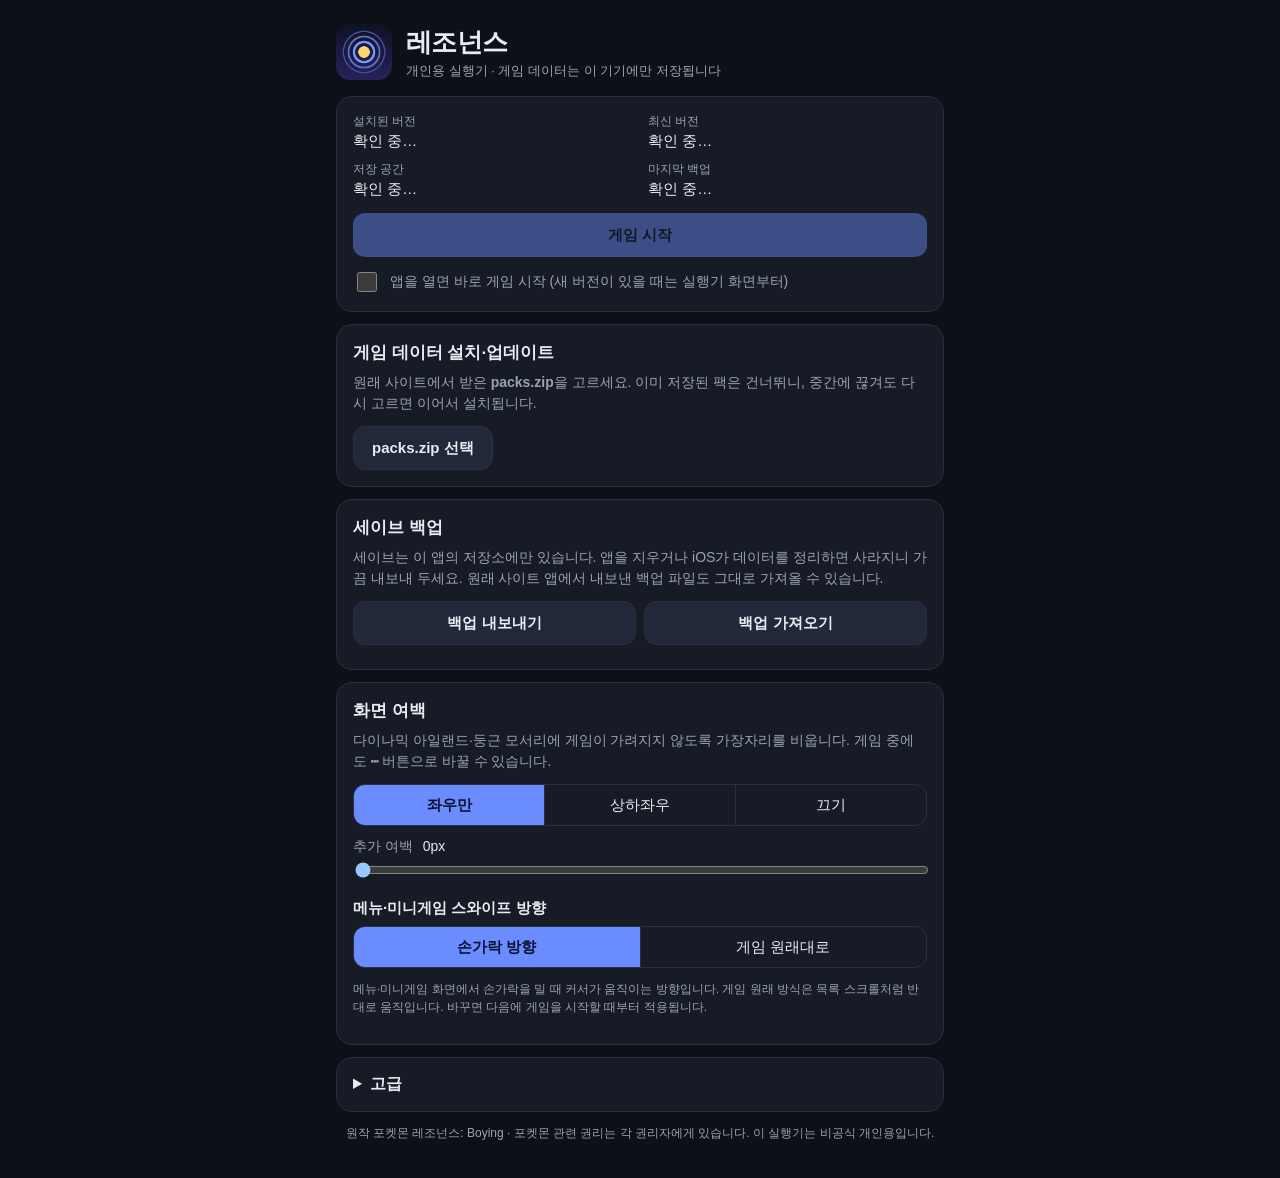
<file: index.html>
<!doctype html>
<html lang="ko">
<head>
  <meta charset="utf-8">
  <meta name="viewport" content="width=device-width,initial-scale=1,viewport-fit=cover">
  <meta name="robots" content="noindex,nofollow">
  <meta name="theme-color" content="#0d1017">
  <meta name="apple-mobile-web-app-capable" content="yes">
  <meta name="mobile-web-app-capable" content="yes">
  <meta name="apple-mobile-web-app-status-bar-style" content="black-translucent">
  <meta name="apple-mobile-web-app-title" content="레조넌스">
  <link rel="manifest" href="manifest.webmanifest">
  <link rel="apple-touch-icon" href="icon-180.png">
  <link rel="icon" href="icon-192.png">
  <link rel="stylesheet" href="launcher.css">
  <title>레조넌스 실행기</title>
</head>
<body>
  <main id="launcher">
    <header class="top">
      <img class="logo" src="icon-192.png" alt="" width="56" height="56">
      <div>
        <h1>레조넌스</h1>
        <p class="sub">개인용 실행기 · 게임 데이터는 이 기기에만 저장됩니다</p>
      </div>
    </header>

    <section id="notice-browser" class="card notice" hidden>
      <h2>홈 화면 앱에서 진행하세요</h2>
      <p>지금은 Safari 탭으로 열려 있습니다. Safari와 홈 화면 앱은 저장 공간이 서로 달라서, 여기서 설치하면 앱에서 다시 설치해야 합니다.</p>
      <ol>
        <li>아래쪽 <b>공유</b> 버튼 → <b>홈 화면에 추가</b></li>
        <li>홈 화면에 생긴 <b>레조넌스</b> 아이콘으로 실행</li>
      </ol>
      <button type="button" id="btn-ignore-browser" class="link">그래도 여기서 진행</button>
    </section>

    <section id="notice-unsupported" class="card notice error" hidden>
      <h2>이 브라우저에서는 실행할 수 없습니다</h2>
      <p id="unsupported-reason"></p>
    </section>

    <section class="card" id="status-card">
      <dl class="status">
        <div><dt>설치된 버전</dt><dd id="st-installed">확인 중…</dd></div>
        <div><dt>최신 버전</dt><dd id="st-latest">확인 중…</dd></div>
        <div><dt>저장 공간</dt><dd id="st-storage">확인 중…</dd></div>
        <div><dt>마지막 백업</dt><dd id="st-backup">확인 중…</dd></div>
      </dl>
      <p id="st-message" class="message" hidden></p>
      <button type="button" id="btn-play" class="primary" disabled>게임 시작</button>
      <label class="check"><input type="checkbox" id="opt-autostart"> 앱을 열면 바로 게임 시작 (새 버전이 있을 때는 실행기 화면부터)</label>
    </section>

    <section class="card" id="install-card">
      <h2>게임 데이터 설치·업데이트</h2>
      <p id="install-hint" class="hint">원래 사이트에서 받은 <b>packs.zip</b>을 고르세요. 이미 저장된 팩은 건너뛰니, 중간에 끊겨도 다시 고르면 이어서 설치됩니다.</p>
      <label class="button" id="lbl-zip" for="pick-zip">packs.zip 선택</label>
      <input id="pick-zip" type="file" accept=".zip,application/zip,application/x-zip-compressed,.bin,application/octet-stream" multiple hidden>
      <div id="progress" hidden>
        <div class="bar"><span id="progress-bar"></span></div>
        <p id="progress-text" class="hint"></p>
        <p class="hint">설치 중에는 화면을 켜 두고 앱을 벗어나지 마세요.</p>
        <button type="button" id="btn-cancel" class="secondary">취소</button>
      </div>
    </section>

    <section class="card" id="save-card">
      <h2>세이브 백업</h2>
      <p class="hint">세이브는 이 앱의 저장소에만 있습니다. 앱을 지우거나 iOS가 데이터를 정리하면 사라지니 가끔 내보내 두세요. 원래 사이트 앱에서 내보낸 백업 파일도 그대로 가져올 수 있습니다.</p>
      <div class="row">
        <button type="button" id="btn-export" class="secondary">백업 내보내기</button>
        <label class="button secondary" for="pick-backup">백업 가져오기</label>
        <input id="pick-backup" type="file" accept=".json,application/json,text/plain" hidden>
      </div>
      <button type="button" id="btn-undo-import" class="link" hidden>가져오기 전 세이브로 되돌리기</button>
    </section>

    <section class="card" id="screen-card">
      <h2>화면 여백</h2>
      <p class="hint">다이나믹 아일랜드·둥근 모서리에 게임이 가려지지 않도록 가장자리를 비웁니다. 게임 중에도 <b>⋯</b> 버튼으로 바꿀 수 있습니다.</p>
      <div class="segmented" data-setting="pad">
        <button type="button" data-value="sides">좌우만</button>
        <button type="button" data-value="safe">상하좌우</button>
        <button type="button" data-value="off">끄기</button>
      </div>
      <label class="slider">추가 여백 <output data-out="extra">0px</output>
        <input type="range" min="0" max="40" step="2" data-setting="extra">
      </label>
      <h2 class="sub-h">메뉴·미니게임 스와이프 방향</h2>
      <div class="segmented" data-setting="swipe">
        <button type="button" data-value="finger">손가락 방향</button>
        <button type="button" data-value="scroll">게임 원래대로</button>
      </div>
      <p class="hint small">메뉴·미니게임 화면에서 손가락을 밀 때 커서가 움직이는 방향입니다. 게임 원래 방식은 목록 스크롤처럼 반대로 움직입니다. 바꾸면 다음에 게임을 시작할 때부터 적용됩니다.</p>
    </section>

    <details class="card" id="advanced">
      <summary>고급</summary>
      <p class="hint">버전 정보 파일(release.json)을 못 읽을 때, 원래 사이트의 위치표 JSON 파일을 직접 골라 설치할 수 있습니다.</p>
      <label class="button secondary" for="pick-manifest">위치표 파일 직접 선택</label>
      <input id="pick-manifest" type="file" accept=".json,application/json,text/plain" hidden>
      <hr>
      <p class="hint">설치된 게임 데이터를 지웁니다. 세이브는 지우지 않습니다.</p>
      <button type="button" id="btn-wipe" class="danger">게임 데이터 삭제</button>
      <p class="hint small" id="st-version"></p>
    </details>

    <footer class="hint small">
      원작 포켓몬 레조넌스: Boying · 포켓몬 관련 권리는 각 권리자에게 있습니다. 이 실행기는 비공식 개인용입니다.
    </footer>
  </main>

  <div id="game-wrap" class="pad-sides" hidden>
    <iframe id="game-frame" title="포켓몬 레조넌스" allow="autoplay; fullscreen; clipboard-write"></iframe>
    <button type="button" id="btn-menu" aria-label="실행기 메뉴">⋯</button>
    <div id="game-menu" role="dialog" aria-label="실행기 메뉴" hidden>
      <div class="sheet">
        <div class="sheet-col">
        <h2>화면 여백</h2>
        <div class="segmented" data-setting="pad">
          <button type="button" data-value="sides">좌우만</button>
          <button type="button" data-value="safe">상하좌우</button>
          <button type="button" data-value="off">끄기</button>
        </div>
        <label class="slider">추가 여백 <output data-out="extra">0px</output>
          <input type="range" min="0" max="40" step="2" data-setting="extra">
        </label>
        <h2 class="sub-h">스와이프 방향 <span class="hint small">(다음 시작부터)</span></h2>
        <div class="segmented" data-setting="swipe">
          <button type="button" data-value="finger">손가락 방향</button>
          <button type="button" data-value="scroll">게임 원래대로</button>
        </div>
        </div>
        <div class="sheet-col">
        <div class="row">
          <button type="button" id="btn-menu-side" class="secondary">⋯ 버튼 반대쪽으로</button>
          <button type="button" id="btn-menu-export" class="secondary">백업 내보내기</button>
        </div>
        <div class="row">
          <button type="button" id="btn-exit" class="danger">실행기로 나가기</button>
          <button type="button" id="btn-menu-close" class="primary">닫기</button>
        </div>
        <p class="hint small">나가기 전에 게임 안에서 저장하세요.</p>
        </div>
      </div>
    </div>
  </div>

  <div id="toast" role="status" aria-live="polite"></div>

  <script src="zip.js"></script>
  <script src="launcher.js"></script>
</body>
</html>
</file>
<file: launcher.css>
:root {
  color-scheme: dark;
  --bg: #0d1017;
  --card: #171b25;
  --line: #2a3040;
  --text: #e8ebf2;
  --muted: #9aa3b5;
  --accent: #6b8cff;
  --accent-ink: #0b1230;
  --danger: #ff6b6b;
  --ok: #5fd39a;
  font-family: -apple-system, BlinkMacSystemFont, "Apple SD Gothic Neo", "Noto Sans KR", sans-serif;
  -webkit-text-size-adjust: 100%;
  text-size-adjust: 100%;
}

* { box-sizing: border-box; }
html, body { margin: 0; background: var(--bg); color: var(--text); }
body { min-height: 100dvh; }
[hidden] { display: none !important; }

#launcher {
  max-width: 640px;
  margin: 0 auto;
  padding:
    max(16px, env(safe-area-inset-top, 0px))
    max(16px, env(safe-area-inset-right, 0px))
    max(24px, env(safe-area-inset-bottom, 0px))
    max(16px, env(safe-area-inset-left, 0px));
}

.top { display: flex; gap: 14px; align-items: center; margin: 8px 0 16px; }
.logo { border-radius: 14px; }
h1 { margin: 0; font-size: 26px; letter-spacing: -0.02em; }
h2 { margin: 0 0 8px; font-size: 17px; }
.sub { margin: 2px 0 0; color: var(--muted); font-size: 13px; }

.card {
  background: var(--card);
  border: 1px solid var(--line);
  border-radius: 16px;
  padding: 16px;
  margin-bottom: 12px;
}
.notice { border-color: #4a5a8a; }
.notice.error { border-color: var(--danger); }
.notice ol { margin: 8px 0; padding-left: 20px; line-height: 1.6; }

.hint { color: var(--muted); font-size: 14px; line-height: 1.5; margin: 0 0 12px; }
.small { font-size: 12px; }
.message { font-size: 14px; line-height: 1.5; margin: 12px 0; padding: 10px 12px; border-radius: 10px; background: #1f2433; }
.message.warn { background: #3a2d14; color: #ffd98a; }
.message.ok { background: #143326; color: #a6f0c8; }

.status { display: grid; grid-template-columns: 1fr 1fr; gap: 10px 16px; margin: 0 0 14px; }
.status div { min-width: 0; }
.status dt { color: var(--muted); font-size: 12px; }
.status dd { margin: 2px 0 0; font-size: 15px; overflow-wrap: anywhere; }

button, .button {
  appearance: none;
  display: inline-flex;
  align-items: center;
  justify-content: center;
  min-height: 44px;
  padding: 0 18px;
  border-radius: 12px;
  border: 1px solid var(--line);
  background: #222839;
  color: var(--text);
  font: inherit;
  font-size: 15px;
  font-weight: 600;
  cursor: pointer;
  user-select: none;
  -webkit-user-select: none;
  touch-action: manipulation;
}
button:disabled { opacity: 0.45; cursor: default; }
.primary { background: var(--accent); color: var(--accent-ink); border-color: transparent; width: 100%; }
.secondary { background: #222839; }
.danger { background: transparent; color: var(--danger); border-color: #5a2a2a; }
.link { background: none; border: 0; color: var(--accent); padding: 0; min-height: 32px; font-weight: 500; }
.button.disabled { opacity: 0.45; pointer-events: none; }

.row { display: flex; gap: 8px; flex-wrap: wrap; margin-bottom: 8px; }
.row > * { flex: 1 1 140px; }

.bar { height: 10px; background: #0f121a; border-radius: 6px; overflow: hidden; margin: 14px 0 8px; border: 1px solid var(--line); }
.bar span { display: block; height: 100%; width: 0; background: var(--accent); transition: width 0.2s; }

.segmented { display: flex; border: 1px solid var(--line); border-radius: 12px; overflow: hidden; margin-bottom: 12px; }
.segmented button { flex: 1; border: 0; border-radius: 0; background: transparent; min-height: 40px; font-weight: 500; }
.segmented button + button { border-left: 1px solid var(--line); }
.segmented button.on { background: var(--accent); color: var(--accent-ink); font-weight: 700; }

.check { display: flex; gap: 10px; align-items: center; margin-top: 12px; color: var(--muted); font-size: 14px; line-height: 1.4; }
.check input { width: 20px; height: 20px; flex: none; accent-color: var(--accent); }
.slider { display: block; color: var(--muted); font-size: 14px; }
.sub-h { font-size: 15px; margin: 18px 0 8px; }
.slider output { color: var(--text); margin-left: 6px; }
.slider input { width: 100%; margin-top: 6px; }

details summary { cursor: pointer; font-weight: 600; }
details[open] summary { margin-bottom: 12px; }
hr { border: 0; border-top: 1px solid var(--line); margin: 16px 0; }
footer { text-align: center; margin-top: 18px; }

#toast {
  position: fixed;
  left: 50%;
  bottom: max(20px, env(safe-area-inset-bottom, 0px));
  transform: translateX(-50%) translateY(20px);
  max-width: min(90vw, 520px);
  padding: 12px 16px;
  border-radius: 12px;
  background: #2b3245;
  color: var(--text);
  font-size: 14px;
  line-height: 1.4;
  opacity: 0;
  pointer-events: none;
  transition: opacity 0.2s, transform 0.2s;
  z-index: 100;
}
#toast.show { opacity: 1; transform: translateX(-50%) translateY(0); }
#toast.error { background: #5a2323; }

/* ---------- 게임 화면 ---------- */

body.playing { overflow: hidden; overscroll-behavior: none; background: #000; }
body.playing #launcher { display: none; }

#game-wrap {
  --x: 0px;
  position: fixed;
  inset: 0;
  width: 100%;
  height: 100%;
  height: 100dvh;
  background: #000;
  z-index: 10;
}
/* 좌우만: 가로 화면에서 다이나믹 아일랜드와 둥근 모서리를 피한다 */
#game-wrap.pad-sides {
  padding:
    var(--x)
    calc(env(safe-area-inset-right, 0px) + var(--x))
    var(--x)
    calc(env(safe-area-inset-left, 0px) + var(--x));
}
/* 상하좌우: 홈 인디케이터 영역까지 비운다 */
#game-wrap.pad-safe {
  padding:
    calc(env(safe-area-inset-top, 0px) + var(--x))
    calc(env(safe-area-inset-right, 0px) + var(--x))
    calc(env(safe-area-inset-bottom, 0px) + var(--x))
    calc(env(safe-area-inset-left, 0px) + var(--x));
}
#game-wrap.pad-off { padding: var(--x); }

#game-frame { display: block; width: 100%; height: 100%; border: 0; background: #000; }

#btn-menu {
  position: absolute;
  top: 22%;
  left: max(4px, calc(env(safe-area-inset-left, 0px) / 2 - 18px));
  width: 36px;
  height: 36px;
  min-height: 0;
  padding: 0;
  border-radius: 18px;
  background: rgba(40, 46, 64, 0.55);
  border: 1px solid rgba(255, 255, 255, 0.15);
  color: rgba(255, 255, 255, 0.75);
  font-size: 18px;
  line-height: 1;
  z-index: 2;
}
#game-wrap.menu-right #btn-menu {
  left: auto;
  right: max(4px, calc(env(safe-area-inset-right, 0px) / 2 - 18px));
}

#game-menu {
  position: absolute;
  inset: 0;
  background: rgba(0, 0, 0, 0.55);
  display: flex;
  align-items: center;
  justify-content: center;
  z-index: 3;
  padding: env(safe-area-inset-top, 0px) env(safe-area-inset-right, 0px) env(safe-area-inset-bottom, 0px) env(safe-area-inset-left, 0px);
}
#game-menu .sheet {
  width: min(460px, 92%);
  max-height: 92%;
  overflow: auto;
  background: var(--card);
  border: 1px solid var(--line);
  border-radius: 16px;
  padding: 14px 16px 8px;
}
/* 가로 화면(높이가 낮을 때)에는 설정과 버튼을 좌우로 나눠 스크롤 없이 보이게 */
@media (orientation: landscape) and (max-height: 520px) {
  #game-menu .sheet {
    width: min(760px, 94%);
    display: grid;
    grid-template-columns: 1.3fr 1fr;
    gap: 0 20px;
    align-items: start;
  }
  #game-menu .sheet-col:last-child { padding-top: 4px; }
  #game-menu .sheet-col:last-child .row > * { flex-basis: 100%; }
}
</file>
